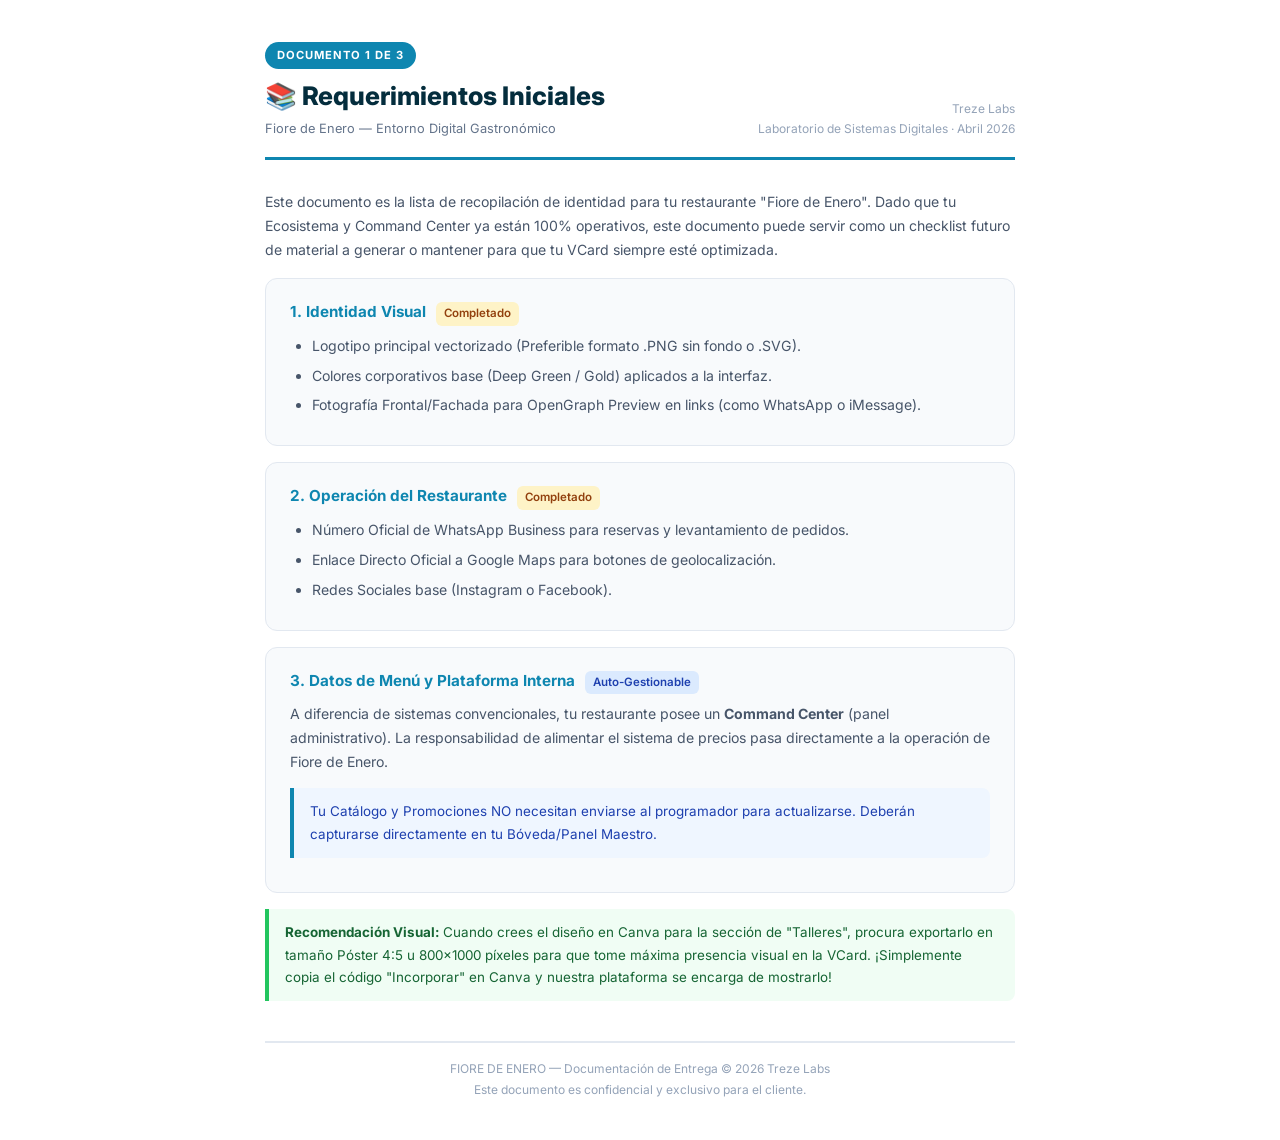
<file: boveda/01_Requerimientos_Onboarding.html>
<!DOCTYPE html>
<html lang="es">
<head>
    <meta charset="UTF-8">
    <title>Requerimientos de Onboarding | Fiore de Enero</title>
    <style>
        @import url('https://fonts.googleapis.com/css2?family=Inter:wght@300;400;600;700;800&display=swap');
        * { margin:0; padding:0; box-sizing:border-box; }
        @page { size: letter; margin: 2cm 2.5cm; }
        body { font-family:'Inter',sans-serif; color:#1e293b; line-height:1.7; padding:40px 50px; max-width:850px; margin:0 auto; }
        .header { border-bottom:3px solid #0e86b0; padding-bottom:18px; margin-bottom:30px; display:flex; justify-content:space-between; align-items:flex-end; }
        .header h1 { font-size:1.6rem; font-weight:800; color:#042d3d; }
        .header .sub { font-size:0.8rem; color:#64748b; }
        .badge { display:inline-block; background:#0e86b0; color:white; padding:4px 12px; border-radius:20px; font-size:0.7rem; font-weight:700; letter-spacing:1px; text-transform:uppercase; margin-bottom: 5px; }
        h2 { font-size:1.15rem; font-weight:700; color:#0e86b0; margin:28px 0 12px; padding-bottom:6px; border-bottom:1px solid #e2e8f0; }
        h3 { font-size:0.95rem; font-weight:700; color:#334155; margin:18px 0 8px; }
        p, li { font-size:0.88rem; color:#475569; }
        ul, ol { padding-left:22px; margin:8px 0; }
        li { margin:6px 0; }
        .section-card { background:#f8fafc; border:1px solid #e2e8f0; border-radius:12px; padding:20px 24px; margin:16px 0; page-break-inside:avoid; }
        .section-card h3 { margin-top:0; color:#0e86b0; }
        .req-tag { display:inline-block; background:#fef3c7; color:#92400e; padding:2px 8px; border-radius:6px; font-size:0.72rem; font-weight:600; margin-left:6px; }
        .opt-tag { display:inline-block; background:#dbeafe; color:#1e40af; padding:2px 8px; border-radius:6px; font-size:0.72rem; font-weight:600; margin-left:6px; }
        .step { display:flex; gap:14px; margin:12px 0; align-items:flex-start; }
        .step-num { background:#0e86b0; color:white; width:28px; height:28px; border-radius:50%; display:flex; align-items:center; justify-content:center; font-weight:800; font-size:0.8rem; flex-shrink:0; margin-top:2px; }
        .step-text { flex:1; }
        .tip { background:#f0fdf4; border-left:4px solid #22c55e; padding:12px 16px; border-radius:0 8px 8px 0; margin:14px 0; font-size:0.84rem; color:#166534; }
        .warn { background:#fef3c7; border-left:4px solid #f59e0b; padding:12px 16px; border-radius:0 8px 8px 0; margin:14px 0; font-size:0.84rem; color:#92400e; }
        .danger { background:#fef2f2; border-left:4px solid #ef4444; padding:12px 16px; border-radius:0 8px 8px 0; margin:14px 0; font-size:0.84rem; color:#991b1b; }
        .note { background:#eff6ff; border-left:4px solid #0e86b0; padding:12px 16px; border-radius:0 8px 8px 0; margin:14px 0; font-size:0.84rem; color:#1e40af; }
        .footer { margin-top:40px; padding-top:16px; border-top:2px solid #e2e8f0; font-size:0.75rem; color:#94a3b8; text-align:center; }
        @media print { body { padding:0; } .section-card { break-inside:avoid; } }
    </style>
</head>
<body>

    <div class="header">
        <div>
            <span class="badge">Documento 1 de 3</span>
            <h1>📚 Requerimientos Iniciales</h1>
            <div class="sub">Fiore de Enero — Entorno Digital Gastronómico</div>
        </div>
        <div style="text-align:right;">
            <div style="font-size:0.75rem; color:#94a3b8;">Treze Labs</div>
            <div style="font-size:0.75rem; color:#94a3b8;">Laboratorio de Sistemas Digitales · Abril 2026</div>
        </div>
    </div>

    <p>Este documento es la lista de recopilación de identidad para tu restaurante "Fiore de Enero". Dado que tu Ecosistema y Command Center ya están 100% operativos, este documento puede servir como un checklist futuro de material a generar o mantener para que tu VCard siempre esté optimizada.</p>

    <div class="section-card">
        <h3>1. Identidad Visual <span class="req-tag">Completado</span></h3>
        <ul>
            <li>Logotipo principal vectorizado (Preferible formato .PNG sin fondo o .SVG).</li>
            <li>Colores corporativos base (Deep Green / Gold) aplicados a la interfaz.</li>
            <li>Fotografía Frontal/Fachada para OpenGraph Preview en links (como WhatsApp o iMessage).</li>
        </ul>
    </div>

    <div class="section-card">
        <h3>2. Operación del Restaurante <span class="req-tag">Completado</span></h3>
        <ul>
            <li>Número Oficial de WhatsApp Business para reservas y levantamiento de pedidos.</li>
            <li>Enlace Directo Oficial a Google Maps para botones de geolocalización.</li>
            <li>Redes Sociales base (Instagram o Facebook).</li>
        </ul>
    </div>

    <div class="section-card">
        <h3>3. Datos de Menú y Plataforma Interna <span class="opt-tag">Auto-Gestionable</span></h3>
        <p>A diferencia de sistemas convencionales, tu restaurante posee un <strong>Command Center</strong> (panel administrativo). La responsabilidad de alimentar el sistema de precios pasa directamente a la operación de Fiore de Enero.</p>
        <div class="note">
            Tu Catálogo y Promociones NO necesitan enviarse al programador para actualizarse. Deberán capturarse directamente en tu Bóveda/Panel Maestro.
        </div>
    </div>
    
    <div class="tip">
        <strong>Recomendación Visual:</strong> Cuando crees el diseño en Canva para la sección de "Talleres", procura exportarlo en tamaño Póster 4:5 u 800x1000 píxeles para que tome máxima presencia visual en la VCard. ¡Simplemente copia el código "Incorporar" en Canva y nuestra plataforma se encarga de mostrarlo!
    </div>

    <div class="footer">
        FIORE DE ENERO — Documentación de Entrega &copy; 2026 Treze Labs<br>
        Este documento es confidencial y exclusivo para el cliente.
    </div>

</body>
</html>
</file>
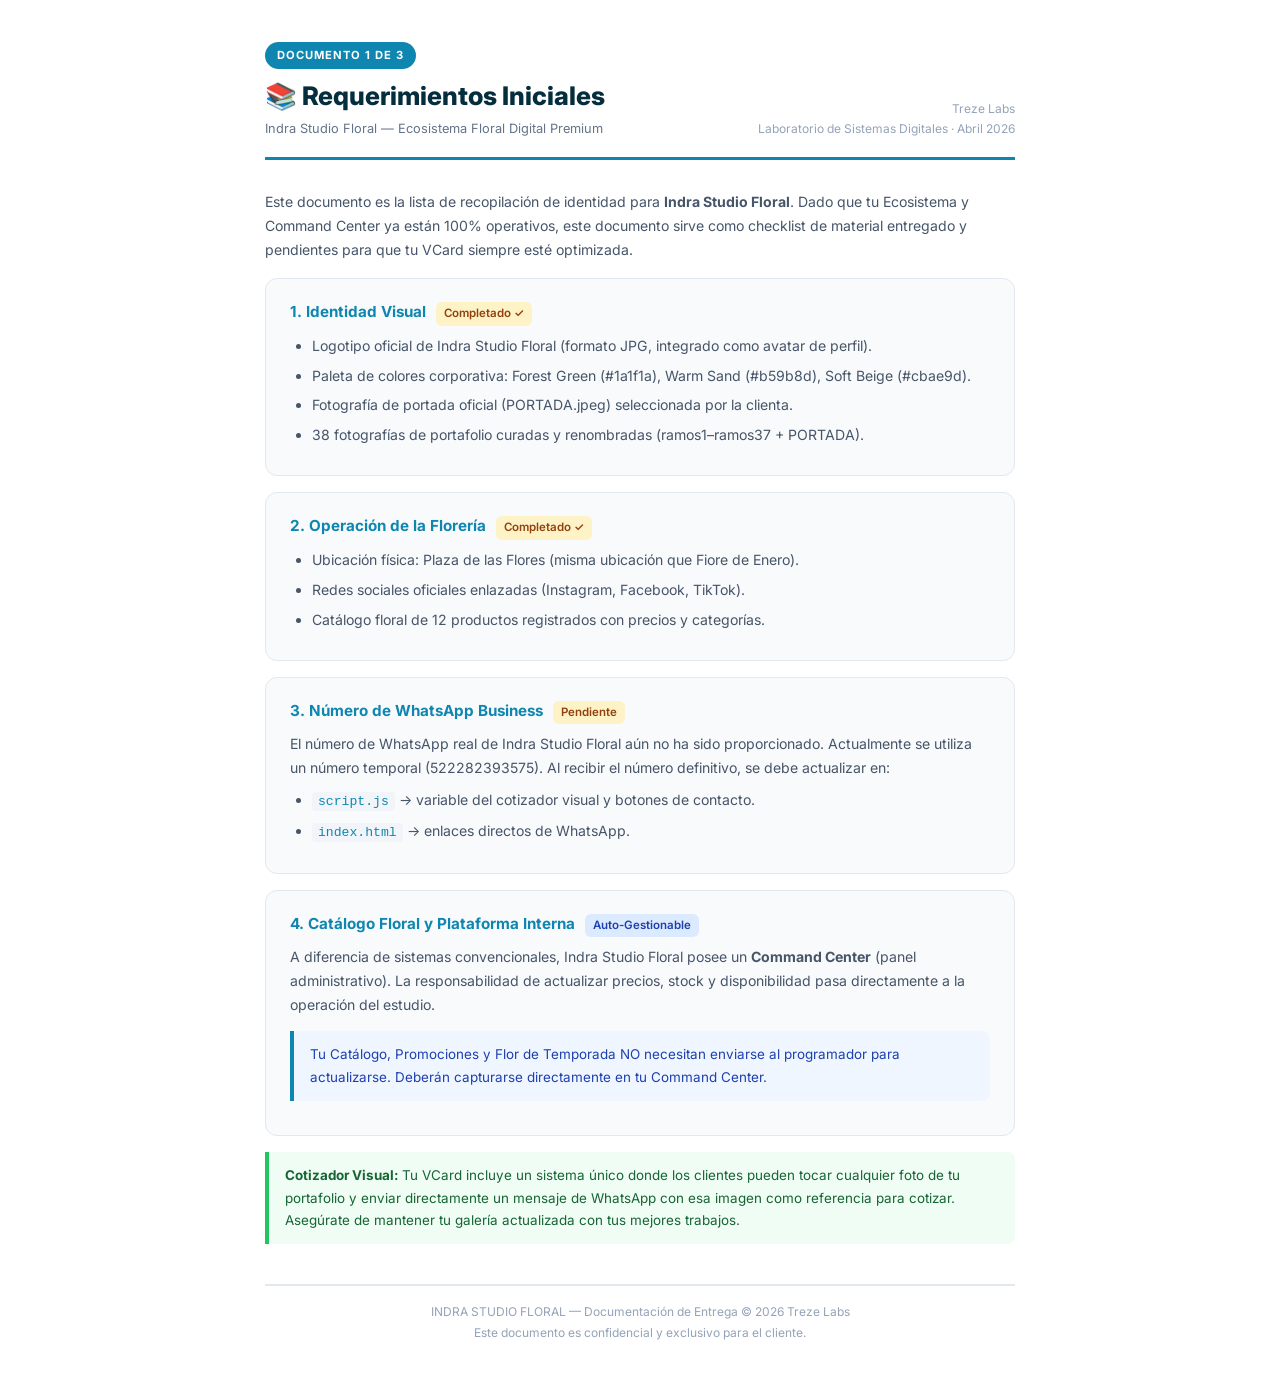
<file: Boveda/01_Requerimientos_Onboarding.html>
<!DOCTYPE html>
<html lang="es">
<head>
    <meta charset="UTF-8">
    <title>Requerimientos de Onboarding | Indra Studio Floral</title>
    <style>
        @import url('https://fonts.googleapis.com/css2?family=Inter:wght@300;400;600;700;800&display=swap');
        * { margin:0; padding:0; box-sizing:border-box; }
        @page { size: letter; margin: 2cm 2.5cm; }
        body { font-family:'Inter',sans-serif; color:#1e293b; line-height:1.7; padding:40px 50px; max-width:850px; margin:0 auto; }
        .header { border-bottom:3px solid #0e86b0; padding-bottom:18px; margin-bottom:30px; display:flex; justify-content:space-between; align-items:flex-end; }
        .header h1 { font-size:1.6rem; font-weight:800; color:#042d3d; }
        .header .sub { font-size:0.8rem; color:#64748b; }
        .badge { display:inline-block; background:#0e86b0; color:white; padding:4px 12px; border-radius:20px; font-size:0.7rem; font-weight:700; letter-spacing:1px; text-transform:uppercase; margin-bottom: 5px; }
        h2 { font-size:1.15rem; font-weight:700; color:#0e86b0; margin:28px 0 12px; padding-bottom:6px; border-bottom:1px solid #e2e8f0; }
        h3 { font-size:0.95rem; font-weight:700; color:#334155; margin:18px 0 8px; }
        p, li { font-size:0.88rem; color:#475569; }
        ul, ol { padding-left:22px; margin:8px 0; }
        li { margin:6px 0; }
        .section-card { background:#f8fafc; border:1px solid #e2e8f0; border-radius:12px; padding:20px 24px; margin:16px 0; page-break-inside:avoid; }
        .section-card h3 { margin-top:0; color:#0e86b0; }
        table { width:100%; border-collapse:collapse; margin:12px 0; }
        th { background:#f1f5f9; padding:10px 14px; text-align:left; font-size:0.8rem; font-weight:700; color:#475569; border-bottom:2px solid #e2e8f0; }
        td { padding:10px 14px; border-bottom:1px solid #f1f5f9; font-size:0.84rem; }
        td:first-child { font-weight:600; color:#334155; }
        .active { color:#22c55e; font-weight:700; }
        .req-tag { display:inline-block; background:#fef3c7; color:#92400e; padding:2px 8px; border-radius:6px; font-size:0.72rem; font-weight:600; margin-left:6px; }
        .opt-tag { display:inline-block; background:#dbeafe; color:#1e40af; padding:2px 8px; border-radius:6px; font-size:0.72rem; font-weight:600; margin-left:6px; }
        .pend-tag { display:inline-block; background:#fef3c7; color:#92400e; padding:2px 8px; border-radius:6px; font-size:0.72rem; font-weight:600; margin-left:6px; }
        .step { display:flex; gap:14px; margin:12px 0; align-items:flex-start; }
        .step-num { background:#0e86b0; color:white; width:28px; height:28px; border-radius:50%; display:flex; align-items:center; justify-content:center; font-weight:800; font-size:0.8rem; flex-shrink:0; margin-top:2px; }
        .step-text { flex:1; }
        .tip { background:#f0fdf4; border-left:4px solid #22c55e; padding:12px 16px; border-radius:0 8px 8px 0; margin:14px 0; font-size:0.84rem; color:#166534; }
        .warn { background:#fef3c7; border-left:4px solid #f59e0b; padding:12px 16px; border-radius:0 8px 8px 0; margin:14px 0; font-size:0.84rem; color:#92400e; }
        .danger { background:#fef2f2; border-left:4px solid #ef4444; padding:12px 16px; border-radius:0 8px 8px 0; margin:14px 0; font-size:0.84rem; color:#991b1b; }
        .note { background:#eff6ff; border-left:4px solid #0e86b0; padding:12px 16px; border-radius:0 8px 8px 0; margin:14px 0; font-size:0.84rem; color:#1e40af; }
        code { background:#f1f5f9; padding:2px 6px; border-radius:4px; font-size:0.82rem; color:#0e86b0; }
        .footer { margin-top:40px; padding-top:16px; border-top:2px solid #e2e8f0; font-size:0.75rem; color:#94a3b8; text-align:center; }
        @media print { body { padding:0; } .section-card { break-inside:avoid; } }
    </style>
</head>
<body>

    <div class="header">
        <div>
            <span class="badge">Documento 1 de 3</span>
            <h1>📚 Requerimientos Iniciales</h1>
            <div class="sub">Indra Studio Floral — Ecosistema Floral Digital Premium</div>
        </div>
        <div style="text-align:right;">
            <div style="font-size:0.75rem; color:#94a3b8;">Treze Labs</div>
            <div style="font-size:0.75rem; color:#94a3b8;">Laboratorio de Sistemas Digitales · Abril 2026</div>
        </div>
    </div>

    <p>Este documento es la lista de recopilación de identidad para <strong>Indra Studio Floral</strong>. Dado que tu Ecosistema y Command Center ya están 100% operativos, este documento sirve como checklist de material entregado y pendientes para que tu VCard siempre esté optimizada.</p>

    <div class="section-card">
        <h3>1. Identidad Visual <span class="req-tag">Completado ✓</span></h3>
        <ul>
            <li>Logotipo oficial de Indra Studio Floral (formato JPG, integrado como avatar de perfil).</li>
            <li>Paleta de colores corporativa: Forest Green (#1a1f1a), Warm Sand (#b59b8d), Soft Beige (#cbae9d).</li>
            <li>Fotografía de portada oficial (PORTADA.jpeg) seleccionada por la clienta.</li>
            <li>38 fotografías de portafolio curadas y renombradas (ramos1–ramos37 + PORTADA).</li>
        </ul>
    </div>

    <div class="section-card">
        <h3>2. Operación de la Florería <span class="req-tag">Completado ✓</span></h3>
        <ul>
            <li>Ubicación física: Plaza de las Flores (misma ubicación que Fiore de Enero).</li>
            <li>Redes sociales oficiales enlazadas (Instagram, Facebook, TikTok).</li>
            <li>Catálogo floral de 12 productos registrados con precios y categorías.</li>
        </ul>
    </div>

    <div class="section-card">
        <h3>3. Número de WhatsApp Business <span class="pend-tag">Pendiente</span></h3>
        <p>El número de WhatsApp real de Indra Studio Floral aún no ha sido proporcionado. Actualmente se utiliza un número temporal (522282393575). Al recibir el número definitivo, se debe actualizar en:</p>
        <ul>
            <li><code>script.js</code> → variable del cotizador visual y botones de contacto.</li>
            <li><code>index.html</code> → enlaces directos de WhatsApp.</li>
        </ul>
    </div>

    <div class="section-card">
        <h3>4. Catálogo Floral y Plataforma Interna <span class="opt-tag">Auto-Gestionable</span></h3>
        <p>A diferencia de sistemas convencionales, Indra Studio Floral posee un <strong>Command Center</strong> (panel administrativo). La responsabilidad de actualizar precios, stock y disponibilidad pasa directamente a la operación del estudio.</p>
        <div class="note">
            Tu Catálogo, Promociones y Flor de Temporada NO necesitan enviarse al programador para actualizarse. Deberán capturarse directamente en tu Command Center.
        </div>
    </div>

    <div class="tip">
        <strong>Cotizador Visual:</strong> Tu VCard incluye un sistema único donde los clientes pueden tocar cualquier foto de tu portafolio y enviar directamente un mensaje de WhatsApp con esa imagen como referencia para cotizar. Asegúrate de mantener tu galería actualizada con tus mejores trabajos.
    </div>

    <div class="footer">
        INDRA STUDIO FLORAL — Documentación de Entrega &copy; 2026 Treze Labs<br>
        Este documento es confidencial y exclusivo para el cliente.
    </div>

</body>
</html>
</file>
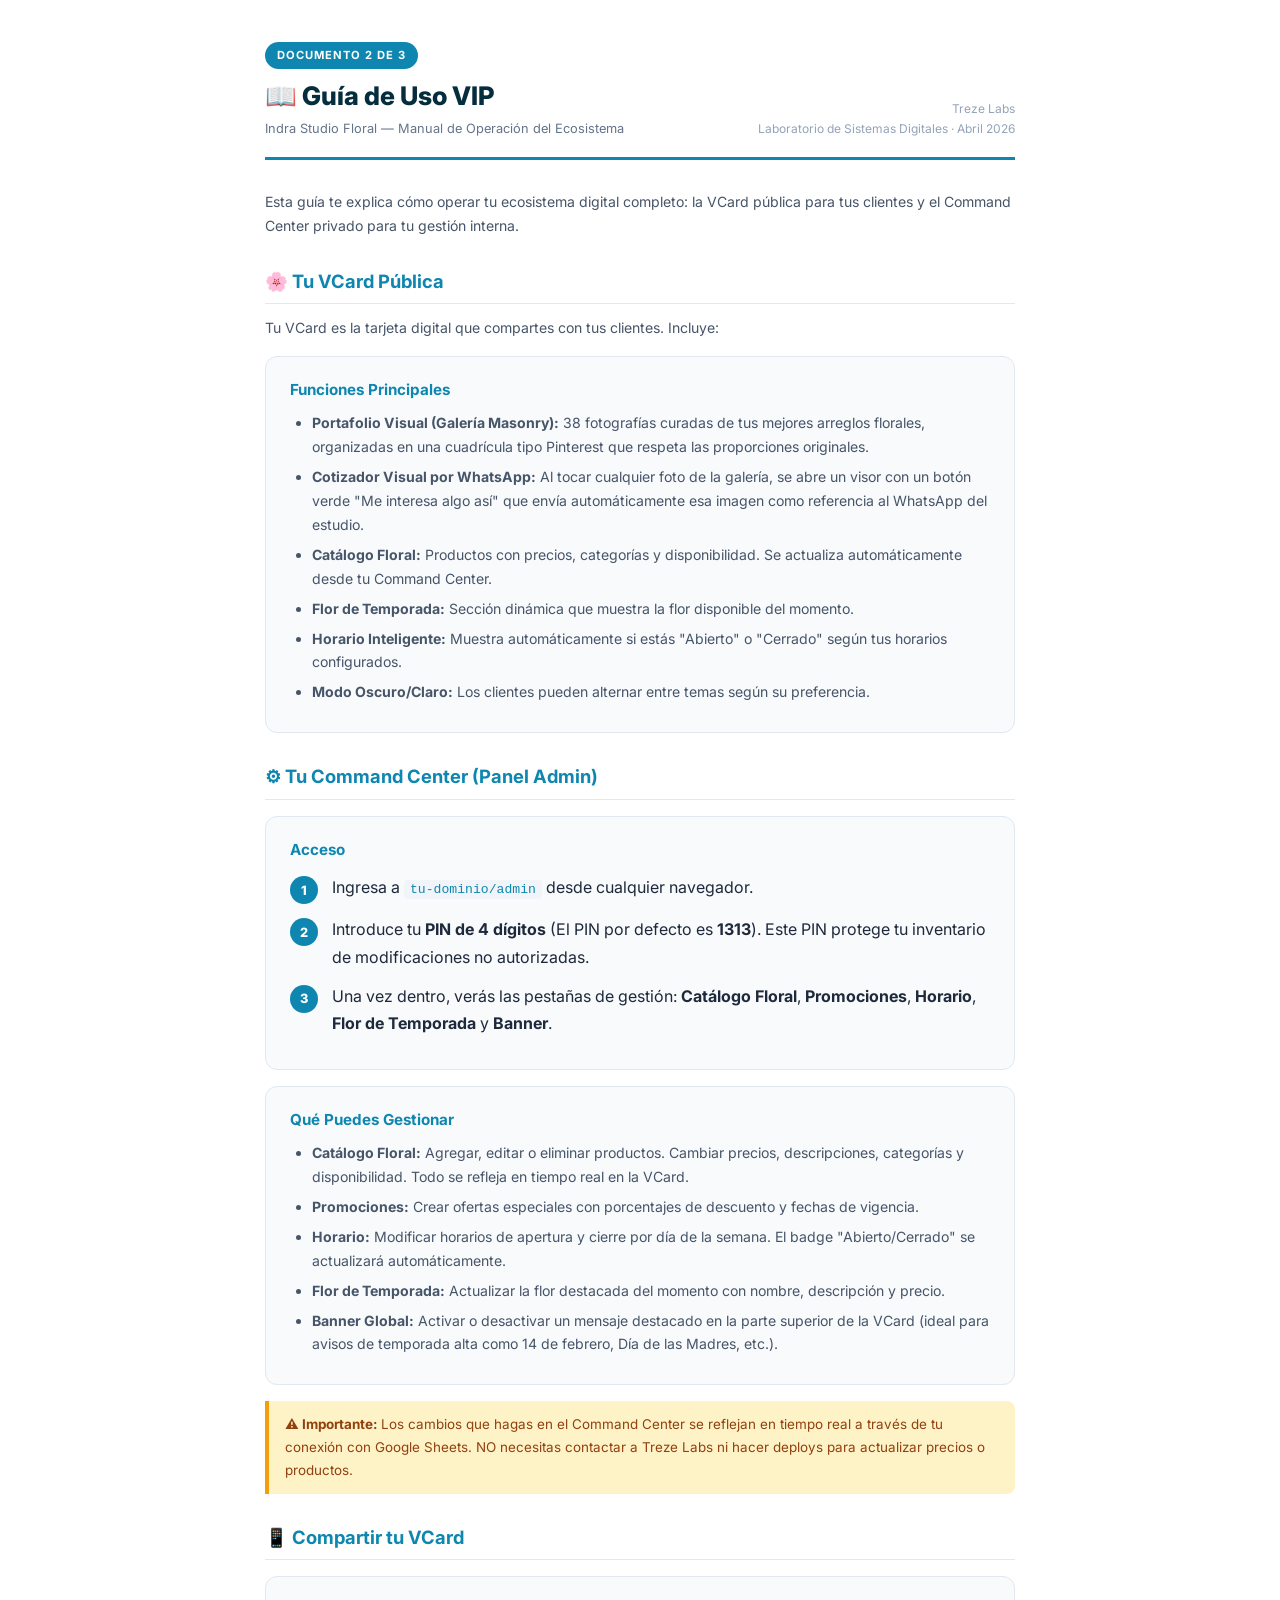
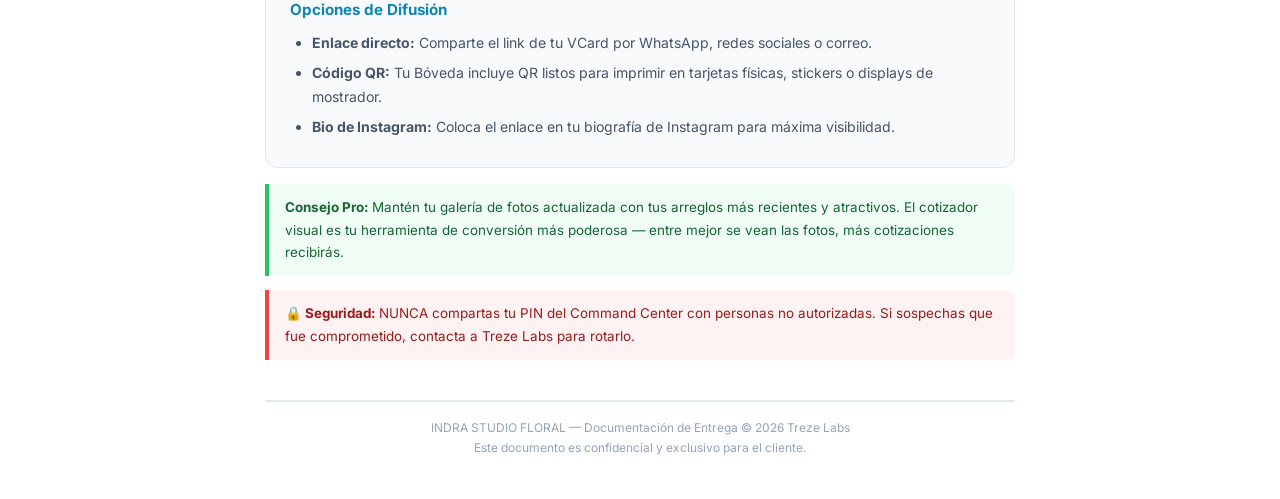
<file: Boveda/02_Guia_de_Uso_Detallada.html>
<!DOCTYPE html>
<html lang="es">
<head>
    <meta charset="UTF-8">
    <title>Guía de Uso Detallada | Indra Studio Floral</title>
    <style>
        @import url('https://fonts.googleapis.com/css2?family=Inter:wght@300;400;600;700;800&display=swap');
        * { margin:0; padding:0; box-sizing:border-box; }
        @page { size: letter; margin: 2cm 2.5cm; }
        body { font-family:'Inter',sans-serif; color:#1e293b; line-height:1.7; padding:40px 50px; max-width:850px; margin:0 auto; }
        .header { border-bottom:3px solid #0e86b0; padding-bottom:18px; margin-bottom:30px; display:flex; justify-content:space-between; align-items:flex-end; }
        .header h1 { font-size:1.6rem; font-weight:800; color:#042d3d; }
        .header .sub { font-size:0.8rem; color:#64748b; }
        .badge { display:inline-block; background:#0e86b0; color:white; padding:4px 12px; border-radius:20px; font-size:0.7rem; font-weight:700; letter-spacing:1px; text-transform:uppercase; margin-bottom: 5px; }
        h2 { font-size:1.15rem; font-weight:700; color:#0e86b0; margin:28px 0 12px; padding-bottom:6px; border-bottom:1px solid #e2e8f0; }
        h3 { font-size:0.95rem; font-weight:700; color:#334155; margin:18px 0 8px; }
        p, li { font-size:0.88rem; color:#475569; }
        ul, ol { padding-left:22px; margin:8px 0; }
        li { margin:6px 0; }
        .section-card { background:#f8fafc; border:1px solid #e2e8f0; border-radius:12px; padding:20px 24px; margin:16px 0; page-break-inside:avoid; }
        .section-card h3 { margin-top:0; color:#0e86b0; }
        table { width:100%; border-collapse:collapse; margin:12px 0; }
        th { background:#f1f5f9; padding:10px 14px; text-align:left; font-size:0.8rem; font-weight:700; color:#475569; border-bottom:2px solid #e2e8f0; }
        td { padding:10px 14px; border-bottom:1px solid #f1f5f9; font-size:0.84rem; }
        td:first-child { font-weight:600; color:#334155; }
        .active { color:#22c55e; font-weight:700; }
        .req-tag { display:inline-block; background:#fef3c7; color:#92400e; padding:2px 8px; border-radius:6px; font-size:0.72rem; font-weight:600; margin-left:6px; }
        .opt-tag { display:inline-block; background:#dbeafe; color:#1e40af; padding:2px 8px; border-radius:6px; font-size:0.72rem; font-weight:600; margin-left:6px; }
        .pend-tag { display:inline-block; background:#fef3c7; color:#92400e; padding:2px 8px; border-radius:6px; font-size:0.72rem; font-weight:600; margin-left:6px; }
        .step { display:flex; gap:14px; margin:12px 0; align-items:flex-start; }
        .step-num { background:#0e86b0; color:white; width:28px; height:28px; border-radius:50%; display:flex; align-items:center; justify-content:center; font-weight:800; font-size:0.8rem; flex-shrink:0; margin-top:2px; }
        .step-text { flex:1; }
        .tip { background:#f0fdf4; border-left:4px solid #22c55e; padding:12px 16px; border-radius:0 8px 8px 0; margin:14px 0; font-size:0.84rem; color:#166534; }
        .warn { background:#fef3c7; border-left:4px solid #f59e0b; padding:12px 16px; border-radius:0 8px 8px 0; margin:14px 0; font-size:0.84rem; color:#92400e; }
        .danger { background:#fef2f2; border-left:4px solid #ef4444; padding:12px 16px; border-radius:0 8px 8px 0; margin:14px 0; font-size:0.84rem; color:#991b1b; }
        .note { background:#eff6ff; border-left:4px solid #0e86b0; padding:12px 16px; border-radius:0 8px 8px 0; margin:14px 0; font-size:0.84rem; color:#1e40af; }
        code { background:#f1f5f9; padding:2px 6px; border-radius:4px; font-size:0.82rem; color:#0e86b0; }
        .footer { margin-top:40px; padding-top:16px; border-top:2px solid #e2e8f0; font-size:0.75rem; color:#94a3b8; text-align:center; }
        @media print { body { padding:0; } .section-card { break-inside:avoid; } }
    </style>
</head>
<body>

    <div class="header">
        <div>
            <span class="badge">Documento 2 de 3</span>
            <h1>📖 Guía de Uso VIP</h1>
            <div class="sub">Indra Studio Floral — Manual de Operación del Ecosistema</div>
        </div>
        <div style="text-align:right;">
            <div style="font-size:0.75rem; color:#94a3b8;">Treze Labs</div>
            <div style="font-size:0.75rem; color:#94a3b8;">Laboratorio de Sistemas Digitales · Abril 2026</div>
        </div>
    </div>

    <p>Esta guía te explica cómo operar tu ecosistema digital completo: la VCard pública para tus clientes y el Command Center privado para tu gestión interna.</p>

    <h2>🌸 Tu VCard Pública</h2>
    <p>Tu VCard es la tarjeta digital que compartes con tus clientes. Incluye:</p>
    <div class="section-card">
        <h3>Funciones Principales</h3>
        <ul>
            <li><strong>Portafolio Visual (Galería Masonry):</strong> 38 fotografías curadas de tus mejores arreglos florales, organizadas en una cuadrícula tipo Pinterest que respeta las proporciones originales.</li>
            <li><strong>Cotizador Visual por WhatsApp:</strong> Al tocar cualquier foto de la galería, se abre un visor con un botón verde "Me interesa algo así" que envía automáticamente esa imagen como referencia al WhatsApp del estudio.</li>
            <li><strong>Catálogo Floral:</strong> Productos con precios, categorías y disponibilidad. Se actualiza automáticamente desde tu Command Center.</li>
            <li><strong>Flor de Temporada:</strong> Sección dinámica que muestra la flor disponible del momento.</li>
            <li><strong>Horario Inteligente:</strong> Muestra automáticamente si estás "Abierto" o "Cerrado" según tus horarios configurados.</li>
            <li><strong>Modo Oscuro/Claro:</strong> Los clientes pueden alternar entre temas según su preferencia.</li>
        </ul>
    </div>

    <h2>⚙ Tu Command Center (Panel Admin)</h2>
    <div class="section-card">
        <h3>Acceso</h3>
        <div class="step">
            <div class="step-num">1</div>
            <div class="step-text">Ingresa a <code>tu-dominio/admin</code> desde cualquier navegador.</div>
        </div>
        <div class="step">
            <div class="step-num">2</div>
            <div class="step-text">Introduce tu <strong>PIN de 4 dígitos</strong> (El PIN por defecto es <strong>1313</strong>). Este PIN protege tu inventario de modificaciones no autorizadas.</div>
        </div>
        <div class="step">
            <div class="step-num">3</div>
            <div class="step-text">Una vez dentro, verás las pestañas de gestión: <strong>Catálogo Floral</strong>, <strong>Promociones</strong>, <strong>Horario</strong>, <strong>Flor de Temporada</strong> y <strong>Banner</strong>.</div>
        </div>
    </div>

    <div class="section-card">
        <h3>Qué Puedes Gestionar</h3>
        <ul>
            <li><strong>Catálogo Floral:</strong> Agregar, editar o eliminar productos. Cambiar precios, descripciones, categorías y disponibilidad. Todo se refleja en tiempo real en la VCard.</li>
            <li><strong>Promociones:</strong> Crear ofertas especiales con porcentajes de descuento y fechas de vigencia.</li>
            <li><strong>Horario:</strong> Modificar horarios de apertura y cierre por día de la semana. El badge "Abierto/Cerrado" se actualizará automáticamente.</li>
            <li><strong>Flor de Temporada:</strong> Actualizar la flor destacada del momento con nombre, descripción y precio.</li>
            <li><strong>Banner Global:</strong> Activar o desactivar un mensaje destacado en la parte superior de la VCard (ideal para avisos de temporada alta como 14 de febrero, Día de las Madres, etc.).</li>
        </ul>
    </div>

    <div class="warn">
        <strong>⚠️ Importante:</strong> Los cambios que hagas en el Command Center se reflejan en tiempo real a través de tu conexión con Google Sheets. NO necesitas contactar a Treze Labs ni hacer deploys para actualizar precios o productos.
    </div>

    <h2>📱 Compartir tu VCard</h2>
    <div class="section-card">
        <h3>Opciones de Difusión</h3>
        <ul>
            <li><strong>Enlace directo:</strong> Comparte el link de tu VCard por WhatsApp, redes sociales o correo.</li>
            <li><strong>Código QR:</strong> Tu Bóveda incluye QR listos para imprimir en tarjetas físicas, stickers o displays de mostrador.</li>
            <li><strong>Bio de Instagram:</strong> Coloca el enlace en tu biografía de Instagram para máxima visibilidad.</li>
        </ul>
    </div>

    <div class="tip">
        <strong>Consejo Pro:</strong> Mantén tu galería de fotos actualizada con tus arreglos más recientes y atractivos. El cotizador visual es tu herramienta de conversión más poderosa — entre mejor se vean las fotos, más cotizaciones recibirás.
    </div>

    <div class="danger">
        <strong>🔒 Seguridad:</strong> NUNCA compartas tu PIN del Command Center con personas no autorizadas. Si sospechas que fue comprometido, contacta a Treze Labs para rotarlo.
    </div>

    <div class="footer">
        INDRA STUDIO FLORAL — Documentación de Entrega &copy; 2026 Treze Labs<br>
        Este documento es confidencial y exclusivo para el cliente.
    </div>

</body>
</html>
</file>
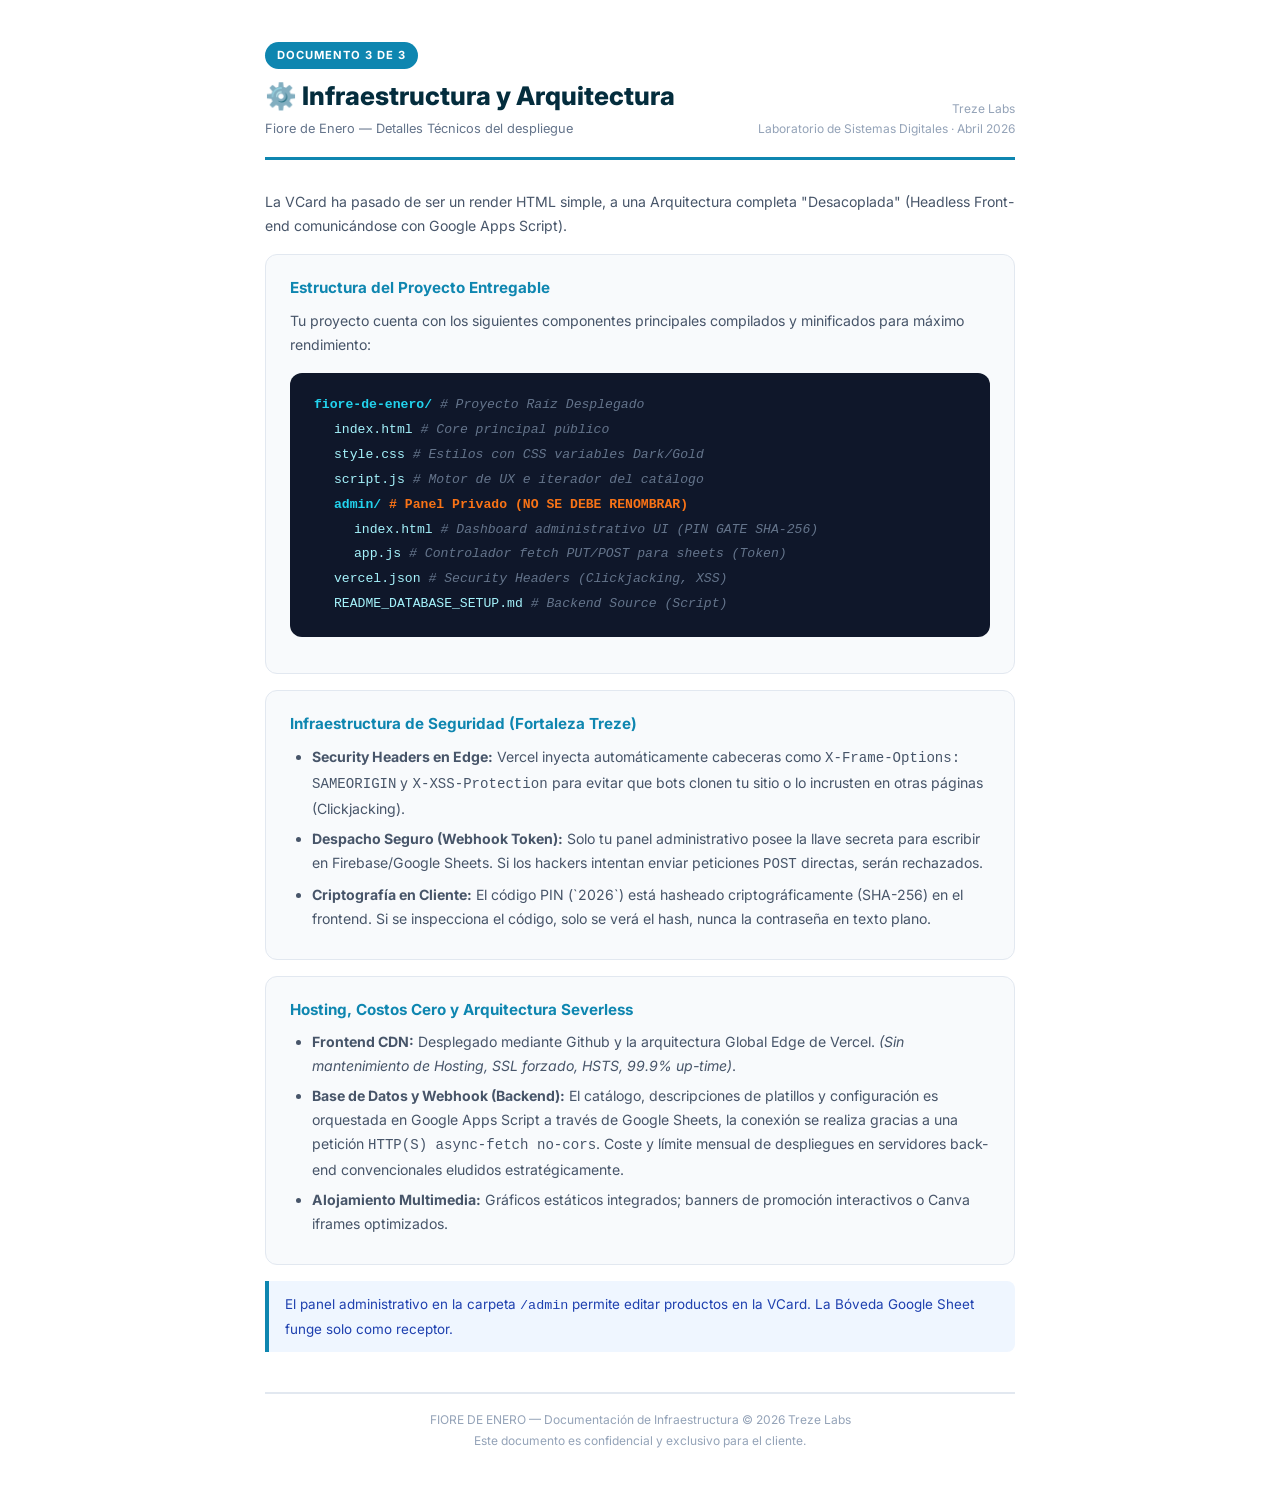
<file: boveda/03_Guia_de_Infraestructura.html>
<!DOCTYPE html>
<html lang="es">
<head>
    <meta charset="UTF-8">
    <title>Guía de Infraestructura | Fiore de Enero</title>
    <style>
        @import url('https://fonts.googleapis.com/css2?family=Inter:wght@300;400;600;700;800&display=swap');
        * { margin:0; padding:0; box-sizing:border-box; }
        @page { size: letter; margin: 2cm 2.5cm; }
        body { font-family:'Inter',sans-serif; color:#1e293b; line-height:1.7; padding:40px 50px; max-width:850px; margin:0 auto; }
        .header { border-bottom:3px solid #0e86b0; padding-bottom:18px; margin-bottom:30px; display:flex; justify-content:space-between; align-items:flex-end; }
        .header h1 { font-size:1.6rem; font-weight:800; color:#042d3d; }
        .header .sub { font-size:0.8rem; color:#64748b; }
        .badge { display:inline-block; background:#0e86b0; color:white; padding:4px 12px; border-radius:20px; font-size:0.7rem; font-weight:700; letter-spacing:1px; text-transform:uppercase; margin-bottom: 5px; }
        h2 { font-size:1.15rem; font-weight:700; color:#0e86b0; margin:28px 0 12px; padding-bottom:6px; border-bottom:1px solid #e2e8f0; }
        h3 { font-size:0.95rem; font-weight:700; color:#334155; margin:18px 0 8px; }
        p, li { font-size:0.88rem; color:#475569; }
        ul, ol { padding-left:22px; margin:8px 0; }
        li { margin:6px 0; }
        .section-card { background:#f8fafc; border:1px solid #e2e8f0; border-radius:12px; padding:20px 24px; margin:16px 0; page-break-inside:avoid; }
        .section-card h3 { margin-top:0; color:#0e86b0; }
        .tree { font-family:'Courier New', monospace; background:#0f172a; color:#94a3b8; padding:20px 24px; border-radius:12px; font-size:0.82rem; line-height:1.9; margin:16px 0; }
        .tree .folder { color:#22d3ee; font-weight:700; }
        .tree .file { color:#a5f3fc; }
        .tree .desc { color:#64748b; font-style:italic; }
        .tree .critical { color:#f97316; font-weight:700; }
        .tip { background:#f0fdf4; border-left:4px solid #22c55e; padding:12px 16px; border-radius:0 8px 8px 0; margin:14px 0; font-size:0.84rem; color:#166534; }
        .note { background:#eff6ff; border-left:4px solid #0e86b0; padding:12px 16px; border-radius:0 8px 8px 0; margin:14px 0; font-size:0.84rem; color:#1e40af; }
        table { width:100%; border-collapse:collapse; margin:14px 0; font-size:0.84rem; }
        th { background:#0e86b0; color:white; padding:10px 14px; text-align:left; font-weight:600; }
        td { padding:10px 14px; border-bottom:1px solid #e2e8f0; }
        tr:nth-child(even) td { background:#f8fafc; }
        .footer { margin-top:40px; padding-top:16px; border-top:2px solid #e2e8f0; font-size:0.75rem; color:#94a3b8; text-align:center; }
        @media print { body { padding:0; } .section-card, .tree { break-inside:avoid; } }
    </style>
</head>
<body>

    <div class="header">
        <div>
            <span class="badge">Documento 3 de 3</span>
            <h1>⚙️ Infraestructura y Arquitectura</h1>
            <div class="sub">Fiore de Enero — Detalles Técnicos del despliegue</div>
        </div>
        <div style="text-align:right;">
            <div style="font-size:0.75rem; color:#94a3b8;">Treze Labs</div>
            <div style="font-size:0.75rem; color:#94a3b8;">Laboratorio de Sistemas Digitales · Abril 2026</div>
        </div>
    </div>

    <p>La VCard ha pasado de ser un render HTML simple, a una Arquitectura completa "Desacoplada" (Headless Front-end comunicándose con Google Apps Script).</p>

    <div class="section-card">
        <h3>Estructura del Proyecto Entregable</h3>
        <p>Tu proyecto cuenta con los siguientes componentes principales compilados y minificados para máximo rendimiento:</p>
        
        <div class="tree">
            <div><span class="folder">fiore-de-enero/</span> <span class="desc"># Proyecto Raíz Desplegado</span></div>
            <div style="margin-left: 20px;"><span class="file">index.html</span> <span class="desc"># Core principal público</span></div>
            <div style="margin-left: 20px;"><span class="file">style.css</span> <span class="desc"># Estilos con CSS variables Dark/Gold</span></div>
            <div style="margin-left: 20px;"><span class="file">script.js</span> <span class="desc"># Motor de UX e iterador del catálogo</span></div>
            <div style="margin-left: 20px;"><span class="folder">admin/</span> <span class="critical"># Panel Privado (NO SE DEBE RENOMBRAR)</span></div>
            <div style="margin-left: 40px;"><span class="file">index.html</span> <span class="desc"># Dashboard administrativo UI (PIN GATE SHA-256)</span></div>
            <div style="margin-left: 40px;"><span class="file">app.js</span> <span class="desc"># Controlador fetch PUT/POST para sheets (Token)</span></div>
            <div style="margin-left: 20px;"><span class="file">vercel.json</span> <span class="desc"># Security Headers (Clickjacking, XSS)</span></div>
            <div style="margin-left: 20px;"><span class="file">README_DATABASE_SETUP.md</span> <span class="desc"># Backend Source (Script)</span></div>
        </div>
    </div>

    <div class="section-card">
        <h3>Infraestructura de Seguridad (Fortaleza Treze)</h3>
        <ul>
            <li><strong>Security Headers en Edge:</strong> Vercel inyecta automáticamente cabeceras como <code>X-Frame-Options: SAMEORIGIN</code> y <code>X-XSS-Protection</code> para evitar que bots clonen tu sitio o lo incrusten en otras páginas (Clickjacking).</li>
            <li><strong>Despacho Seguro (Webhook Token):</strong> Solo tu panel administrativo posee la llave secreta para escribir en Firebase/Google Sheets. Si los hackers intentan enviar peticiones <code>POST</code> directas, serán rechazados.</li>
            <li><strong>Criptografía en Cliente:</strong> El código PIN (`2026`) está hasheado criptográficamente (SHA-256) en el frontend. Si se inspecciona el código, solo se verá el hash, nunca la contraseña en texto plano.</li>
        </ul>
    </div>
    
    <div class="section-card">
        <h3>Hosting, Costos Cero y Arquitectura Severless</h3>
        <ul>
            <li><strong>Frontend CDN:</strong> Desplegado mediante Github y la arquitectura Global Edge de Vercel. <em>(Sin mantenimiento de Hosting, SSL forzado, HSTS, 99.9% up-time)</em>.</li>
            <li><strong>Base de Datos y Webhook (Backend):</strong> El catálogo, descripciones de platillos y configuración es orquestada en Google Apps Script a través de Google Sheets, la conexión se realiza gracias a una petición <code>HTTP(S) async-fetch no-cors</code>. Coste y límite mensual de despliegues en servidores back-end convencionales eludidos estratégicamente.</li>
            <li><strong>Alojamiento Multimedia:</strong> Gráficos estáticos integrados; banners de promoción interactivos o Canva iframes optimizados.</li>
        </ul>
    </div>

    <div class="note">
        El panel administrativo en la carpeta <code>/admin</code> permite editar productos en la VCard. La Bóveda Google Sheet funge solo como receptor.
    </div>

    <div class="footer">
        FIORE DE ENERO — Documentación de Infraestructura &copy; 2026 Treze Labs<br>
        Este documento es confidencial y exclusivo para el cliente.
    </div>

</body>
</html>
</file>
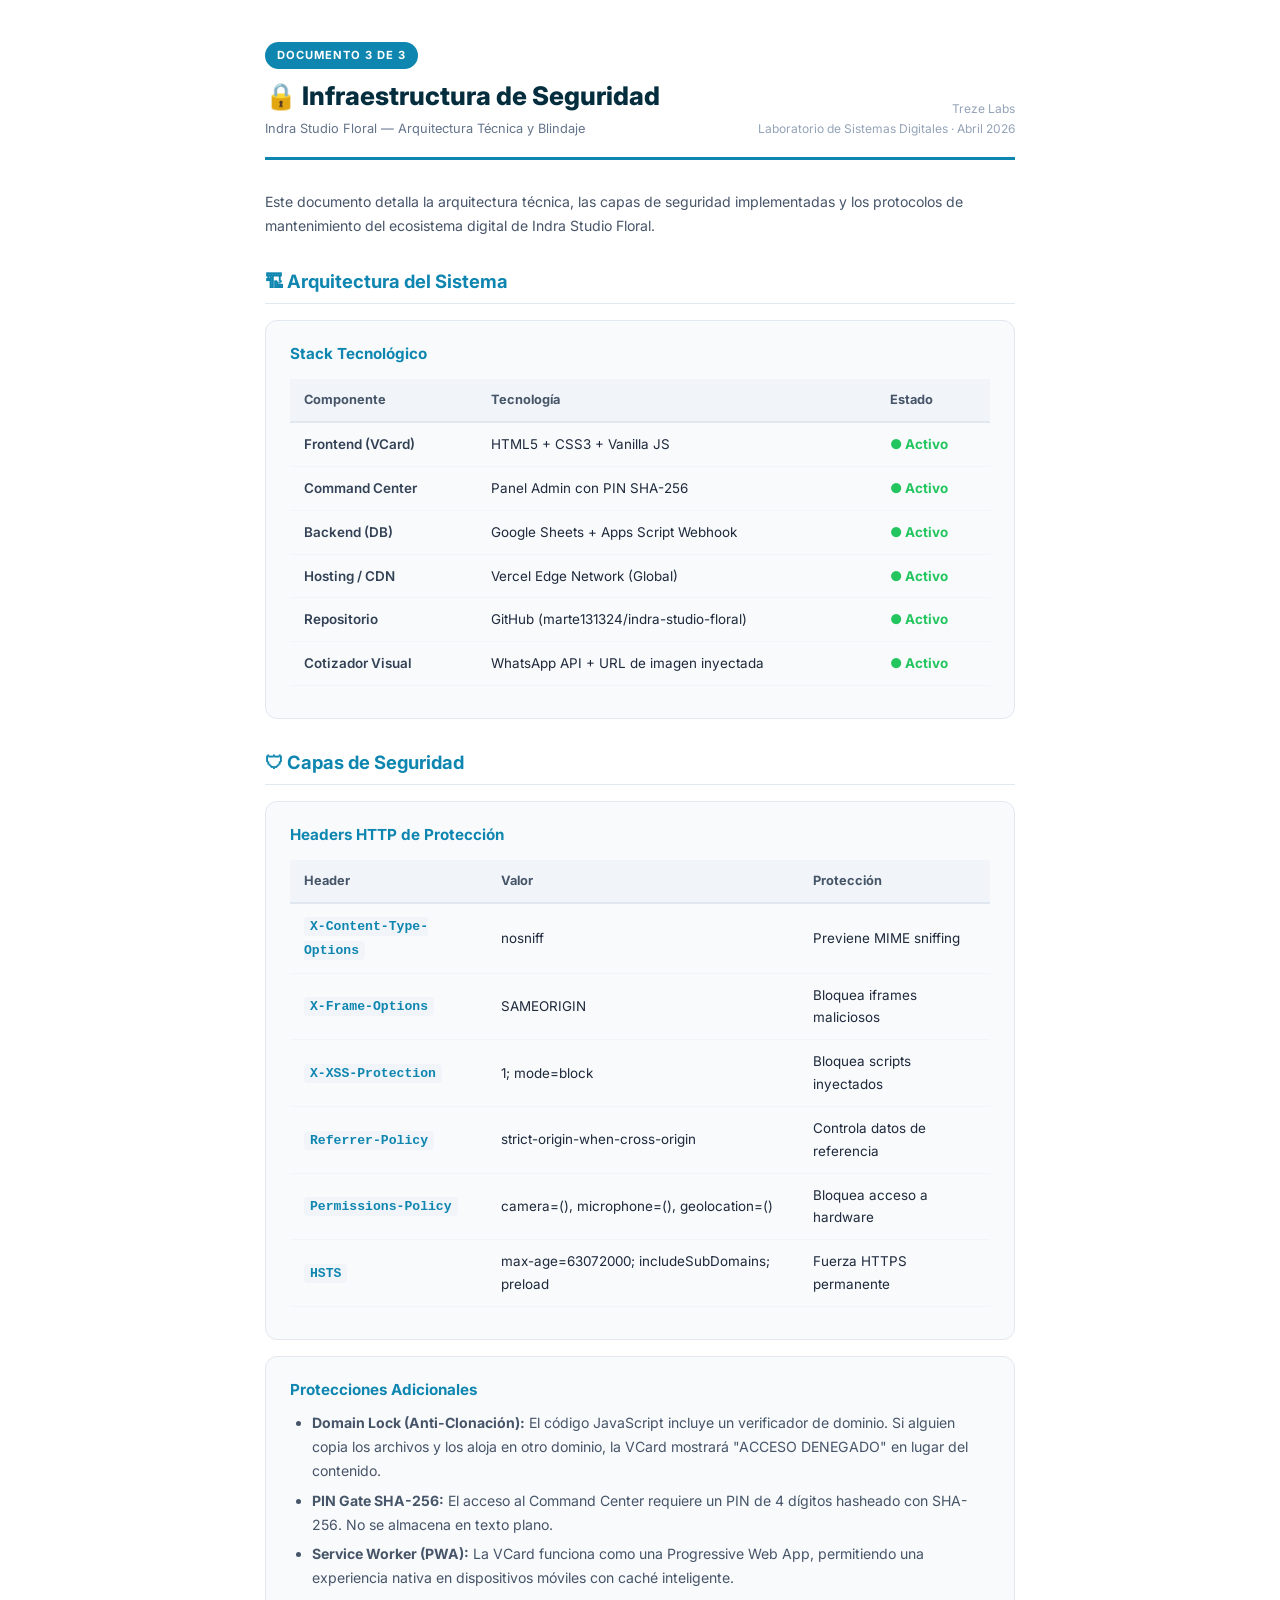
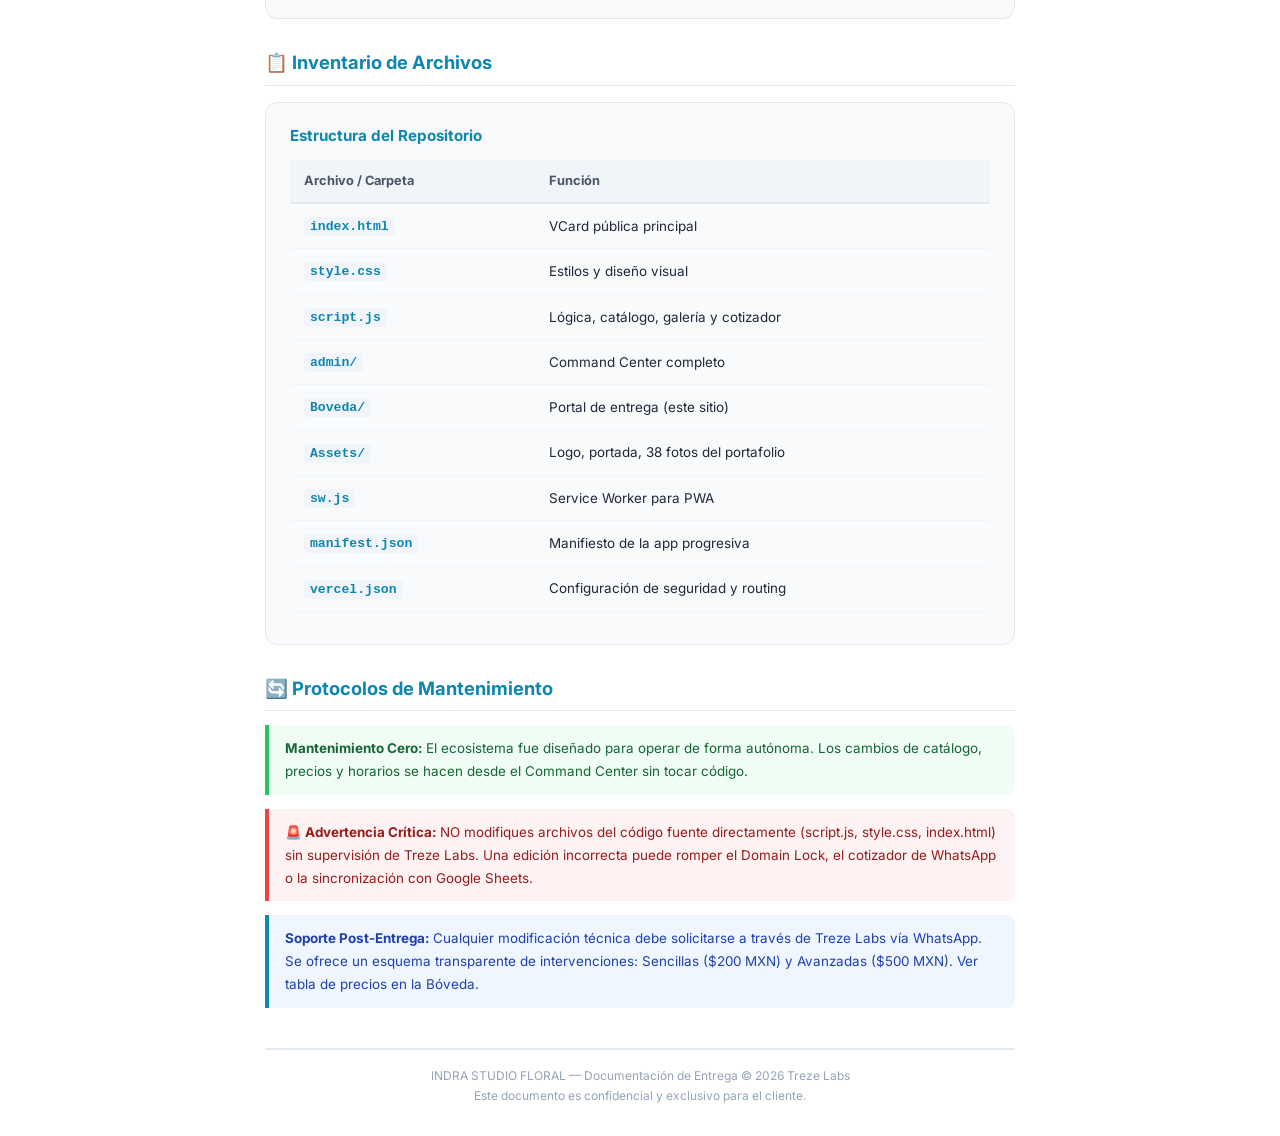
<file: Boveda/03_Guia_de_Infraestructura.html>
<!DOCTYPE html>
<html lang="es">
<head>
    <meta charset="UTF-8">
    <title>Infraestructura de Seguridad | Indra Studio Floral</title>
    <style>
        @import url('https://fonts.googleapis.com/css2?family=Inter:wght@300;400;600;700;800&display=swap');
        * { margin:0; padding:0; box-sizing:border-box; }
        @page { size: letter; margin: 2cm 2.5cm; }
        body { font-family:'Inter',sans-serif; color:#1e293b; line-height:1.7; padding:40px 50px; max-width:850px; margin:0 auto; }
        .header { border-bottom:3px solid #0e86b0; padding-bottom:18px; margin-bottom:30px; display:flex; justify-content:space-between; align-items:flex-end; }
        .header h1 { font-size:1.6rem; font-weight:800; color:#042d3d; }
        .header .sub { font-size:0.8rem; color:#64748b; }
        .badge { display:inline-block; background:#0e86b0; color:white; padding:4px 12px; border-radius:20px; font-size:0.7rem; font-weight:700; letter-spacing:1px; text-transform:uppercase; margin-bottom: 5px; }
        h2 { font-size:1.15rem; font-weight:700; color:#0e86b0; margin:28px 0 12px; padding-bottom:6px; border-bottom:1px solid #e2e8f0; }
        h3 { font-size:0.95rem; font-weight:700; color:#334155; margin:18px 0 8px; }
        p, li { font-size:0.88rem; color:#475569; }
        ul, ol { padding-left:22px; margin:8px 0; }
        li { margin:6px 0; }
        .section-card { background:#f8fafc; border:1px solid #e2e8f0; border-radius:12px; padding:20px 24px; margin:16px 0; page-break-inside:avoid; }
        .section-card h3 { margin-top:0; color:#0e86b0; }
        table { width:100%; border-collapse:collapse; margin:12px 0; }
        th { background:#f1f5f9; padding:10px 14px; text-align:left; font-size:0.8rem; font-weight:700; color:#475569; border-bottom:2px solid #e2e8f0; }
        td { padding:10px 14px; border-bottom:1px solid #f1f5f9; font-size:0.84rem; }
        td:first-child { font-weight:600; color:#334155; }
        .active { color:#22c55e; font-weight:700; }
        .req-tag { display:inline-block; background:#fef3c7; color:#92400e; padding:2px 8px; border-radius:6px; font-size:0.72rem; font-weight:600; margin-left:6px; }
        .opt-tag { display:inline-block; background:#dbeafe; color:#1e40af; padding:2px 8px; border-radius:6px; font-size:0.72rem; font-weight:600; margin-left:6px; }
        .pend-tag { display:inline-block; background:#fef3c7; color:#92400e; padding:2px 8px; border-radius:6px; font-size:0.72rem; font-weight:600; margin-left:6px; }
        .step { display:flex; gap:14px; margin:12px 0; align-items:flex-start; }
        .step-num { background:#0e86b0; color:white; width:28px; height:28px; border-radius:50%; display:flex; align-items:center; justify-content:center; font-weight:800; font-size:0.8rem; flex-shrink:0; margin-top:2px; }
        .step-text { flex:1; }
        .tip { background:#f0fdf4; border-left:4px solid #22c55e; padding:12px 16px; border-radius:0 8px 8px 0; margin:14px 0; font-size:0.84rem; color:#166534; }
        .warn { background:#fef3c7; border-left:4px solid #f59e0b; padding:12px 16px; border-radius:0 8px 8px 0; margin:14px 0; font-size:0.84rem; color:#92400e; }
        .danger { background:#fef2f2; border-left:4px solid #ef4444; padding:12px 16px; border-radius:0 8px 8px 0; margin:14px 0; font-size:0.84rem; color:#991b1b; }
        .note { background:#eff6ff; border-left:4px solid #0e86b0; padding:12px 16px; border-radius:0 8px 8px 0; margin:14px 0; font-size:0.84rem; color:#1e40af; }
        code { background:#f1f5f9; padding:2px 6px; border-radius:4px; font-size:0.82rem; color:#0e86b0; }
        .footer { margin-top:40px; padding-top:16px; border-top:2px solid #e2e8f0; font-size:0.75rem; color:#94a3b8; text-align:center; }
        @media print { body { padding:0; } .section-card { break-inside:avoid; } }
    </style>
</head>
<body>

    <div class="header">
        <div>
            <span class="badge">Documento 3 de 3</span>
            <h1>🔒 Infraestructura de Seguridad</h1>
            <div class="sub">Indra Studio Floral — Arquitectura Técnica y Blindaje</div>
        </div>
        <div style="text-align:right;">
            <div style="font-size:0.75rem; color:#94a3b8;">Treze Labs</div>
            <div style="font-size:0.75rem; color:#94a3b8;">Laboratorio de Sistemas Digitales · Abril 2026</div>
        </div>
    </div>

    <p>Este documento detalla la arquitectura técnica, las capas de seguridad implementadas y los protocolos de mantenimiento del ecosistema digital de Indra Studio Floral.</p>

    <h2>🏗 Arquitectura del Sistema</h2>
    <div class="section-card">
        <h3>Stack Tecnológico</h3>
        <table>
            <tr><th>Componente</th><th>Tecnología</th><th>Estado</th></tr>
            <tr><td>Frontend (VCard)</td><td>HTML5 + CSS3 + Vanilla JS</td><td class="active">● Activo</td></tr>
            <tr><td>Command Center</td><td>Panel Admin con PIN SHA-256</td><td class="active">● Activo</td></tr>
            <tr><td>Backend (DB)</td><td>Google Sheets + Apps Script Webhook</td><td class="active">● Activo</td></tr>
            <tr><td>Hosting / CDN</td><td>Vercel Edge Network (Global)</td><td class="active">● Activo</td></tr>
            <tr><td>Repositorio</td><td>GitHub (marte131324/indra-studio-floral)</td><td class="active">● Activo</td></tr>
            <tr><td>Cotizador Visual</td><td>WhatsApp API + URL de imagen inyectada</td><td class="active">● Activo</td></tr>
        </table>
    </div>

    <h2>🛡 Capas de Seguridad</h2>
    <div class="section-card">
        <h3>Headers HTTP de Protección</h3>
        <table>
            <tr><th>Header</th><th>Valor</th><th>Protección</th></tr>
            <tr><td><code>X-Content-Type-Options</code></td><td>nosniff</td><td>Previene MIME sniffing</td></tr>
            <tr><td><code>X-Frame-Options</code></td><td>SAMEORIGIN</td><td>Bloquea iframes maliciosos</td></tr>
            <tr><td><code>X-XSS-Protection</code></td><td>1; mode=block</td><td>Bloquea scripts inyectados</td></tr>
            <tr><td><code>Referrer-Policy</code></td><td>strict-origin-when-cross-origin</td><td>Controla datos de referencia</td></tr>
            <tr><td><code>Permissions-Policy</code></td><td>camera=(), microphone=(), geolocation=()</td><td>Bloquea acceso a hardware</td></tr>
            <tr><td><code>HSTS</code></td><td>max-age=63072000; includeSubDomains; preload</td><td>Fuerza HTTPS permanente</td></tr>
        </table>
    </div>

    <div class="section-card">
        <h3>Protecciones Adicionales</h3>
        <ul>
            <li><strong>Domain Lock (Anti-Clonación):</strong> El código JavaScript incluye un verificador de dominio. Si alguien copia los archivos y los aloja en otro dominio, la VCard mostrará "ACCESO DENEGADO" en lugar del contenido.</li>
            <li><strong>PIN Gate SHA-256:</strong> El acceso al Command Center requiere un PIN de 4 dígitos hasheado con SHA-256. No se almacena en texto plano.</li>
            <li><strong>Service Worker (PWA):</strong> La VCard funciona como una Progressive Web App, permitiendo una experiencia nativa en dispositivos móviles con caché inteligente.</li>
        </ul>
    </div>

    <h2>📋 Inventario de Archivos</h2>
    <div class="section-card">
        <h3>Estructura del Repositorio</h3>
        <table>
            <tr><th>Archivo / Carpeta</th><th>Función</th></tr>
            <tr><td><code>index.html</code></td><td>VCard pública principal</td></tr>
            <tr><td><code>style.css</code></td><td>Estilos y diseño visual</td></tr>
            <tr><td><code>script.js</code></td><td>Lógica, catálogo, galería y cotizador</td></tr>
            <tr><td><code>admin/</code></td><td>Command Center completo</td></tr>
            <tr><td><code>Boveda/</code></td><td>Portal de entrega (este sitio)</td></tr>
            <tr><td><code>Assets/</code></td><td>Logo, portada, 38 fotos del portafolio</td></tr>
            <tr><td><code>sw.js</code></td><td>Service Worker para PWA</td></tr>
            <tr><td><code>manifest.json</code></td><td>Manifiesto de la app progresiva</td></tr>
            <tr><td><code>vercel.json</code></td><td>Configuración de seguridad y routing</td></tr>
        </table>
    </div>

    <h2>🔄 Protocolos de Mantenimiento</h2>
    <div class="tip">
        <strong>Mantenimiento Cero:</strong> El ecosistema fue diseñado para operar de forma autónoma. Los cambios de catálogo, precios y horarios se hacen desde el Command Center sin tocar código.
    </div>

    <div class="danger">
        <strong>🚨 Advertencia Crítica:</strong> NO modifiques archivos del código fuente directamente (script.js, style.css, index.html) sin supervisión de Treze Labs. Una edición incorrecta puede romper el Domain Lock, el cotizador de WhatsApp o la sincronización con Google Sheets.
    </div>

    <div class="note">
        <strong>Soporte Post-Entrega:</strong> Cualquier modificación técnica debe solicitarse a través de Treze Labs vía WhatsApp. Se ofrece un esquema transparente de intervenciones: Sencillas ($200 MXN) y Avanzadas ($500 MXN). Ver tabla de precios en la Bóveda.
    </div>

    <div class="footer">
        INDRA STUDIO FLORAL — Documentación de Entrega &copy; 2026 Treze Labs<br>
        Este documento es confidencial y exclusivo para el cliente.
    </div>

</body>
</html>
</file>
